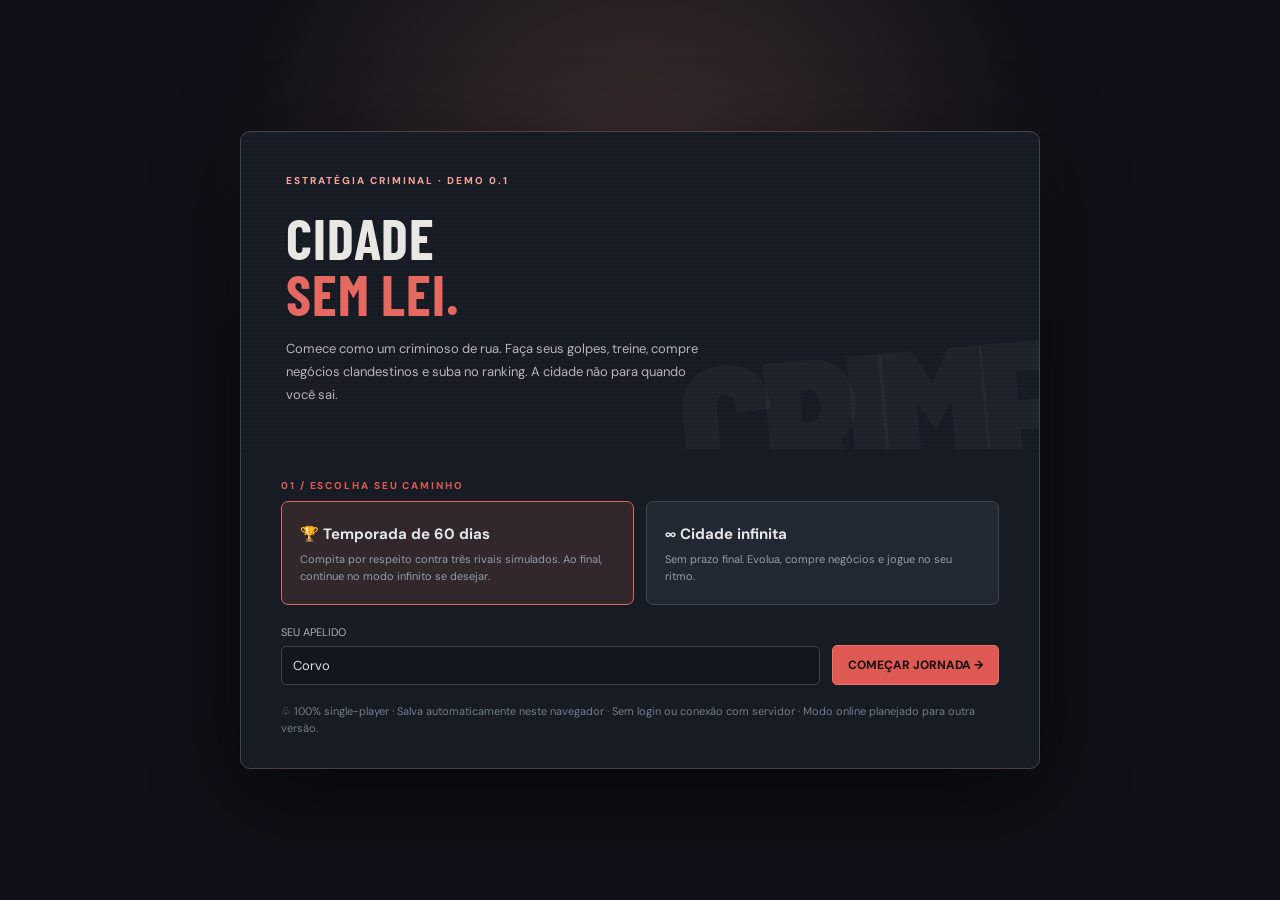
<file: index.html>
<!doctype html>
<html lang="pt-BR">
<head>
<meta charset="UTF-8" />
<meta name="viewport" content="width=device-width, initial-scale=1, viewport-fit=cover" />
<meta name="theme-color" content="#10131a" />
<meta name="description" content="Cidade Sem Lei — estratégia criminal single-player inspirada nos clássicos jogos de navegador." />
<title>CIDADE SEM LEI • Solo</title>
<link rel="stylesheet" href="./style.css" />
</head>
<body>
<div id="root"></div>
<script type="module" src="./app.mjs"></script>
</body>
</html>
</file>
<file: style.css>
@import url('https://fonts.googleapis.com/css2?family=Barlow+Condensed:wght@500;600;700;800&family=DM+Sans:wght@400;500;600;700;800&display=swap');
:root{font-family:'DM Sans',system-ui,-apple-system,Arial,sans-serif;color:#e8e7e4;background:#0d1016;--bg:#0d1016;--panel:#161a22;--panel2:#1c212b;--muted:#9298a5;--border:#2b303a;--text:#e8e7e4;--red:#dd5952;--green:#a9c78c;--gold:#ddb77c;--blue:#92a8d1;color-scheme:dark}
*{box-sizing:border-box}body{margin:0;min-width:320px}button,input,select{font:inherit}button{cursor:pointer}button:disabled{cursor:not-allowed;opacity:.42}button:focus-visible,input:focus-visible{outline:2px solid #efae76;outline-offset:3px}a{color:inherit;text-decoration:none}p{margin:0}h1,h2,h3{margin:0}h1,h2,h3,.brand,.big-number,.metric strong,.label-tag{font-family:'Barlow Condensed','Arial Narrow',sans-serif;letter-spacing:.015em}h1{font-size:clamp(36px,4.4vw,64px);line-height:.99}h2{font-size:26px}h3{font-size:22px}small,.small{font-size:12px}.muted{color:var(--muted)}.accent{color:var(--red)}.good{color:var(--green)}.bad{color:#e67b73}.gold{color:var(--gold)}.no-select{user-select:none}
.app{min-height:100vh;display:grid;grid-template-columns:236px minmax(0,1fr)}.sidebar{background:#10141c;border-right:1px solid var(--border);height:100vh;position:sticky;top:0;padding:24px 14px 20px;display:flex;flex-direction:column;z-index:3}.brand{padding:8px 14px 28px;text-transform:uppercase;font-size:26px;line-height:24px;font-weight:800;letter-spacing:.03em}.brand span{color:var(--red)}.brand small{display:block;font-family:'DM Sans',sans-serif;font-weight:700;font-size:9px;letter-spacing:.3em;color:#838d9b;margin-top:8px}.nav-caption{font-weight:700;font-size:10px;letter-spacing:.15em;color:#717c8d;text-transform:uppercase;margin:0 14px 8px}.side-links{display:grid;gap:5px}.nav-button{width:100%;display:flex;align-items:center;gap:13px;border:1px solid transparent;color:#a4aab6;border-radius:7px;background:none;text-align:left;font-weight:700;font-size:13px;padding:12px 13px}.nav-button:hover{color:#fff;background:#1d222d}.nav-button.active{color:#fff;background:#232833;border-color:#373e4b}.nav-button.active .nav-icon{color:#f2766c}.nav-icon{font-size:18px;width:24px;text-align:center}.side-foot{margin-top:auto;padding:16px 14px;border-top:1px solid var(--border)}.side-foot p{font-size:12px;color:#818b99;line-height:1.7}.tiny-pill{font-size:10px;font-weight:800;color:var(--green);border:1px solid #50624d;background:#213027;padding:3px 7px;border-radius:4px;display:inline-flex;align-items:center;gap:5px}
.main{min-width:0;max-width:1550px;width:100%;margin:auto;padding:0 32px 60px}.topbar{height:80px;border-bottom:1px solid var(--border);display:flex;align-items:center;justify-content:space-between;gap:16px}.breadcrumb{font-size:12px;color:#78808e;font-weight:800;letter-spacing:.12em;text-transform:uppercase}.top-controls{display:flex;align-items:center;gap:16px}.day-chip{background:#20252e;border:1px solid #333843;color:#e9ded2;padding:9px 12px;border-radius:5px;font-family:'Barlow Condensed',sans-serif;font-size:17px;font-weight:700;letter-spacing:.02em;white-space:nowrap}.player-chip{display:flex;align-items:center;gap:10px;font-size:12px;font-weight:800}.player-icon{border-radius:6px;width:34px;height:34px;display:grid;place-items:center;background:#57312e;color:#ffb9a2;border:1px solid #85433f;font-size:19px}
.content{padding-top:28px}.section-head{display:flex;align-items:end;justify-content:space-between;gap:14px;margin-bottom:18px}.section-head p{color:var(--muted);font-size:13px;margin-top:6px;line-height:1.5}.page-label{font-size:10px;font-weight:800;letter-spacing:.19em;color:var(--red);text-transform:uppercase;margin-bottom:9px}.section-title{font-size:38px;font-weight:800;text-transform:uppercase;line-height:1}.eyebrow{font-size:10px;letter-spacing:.17em;font-weight:800;text-transform:uppercase;color:#9097a6}.panel{border:1px solid var(--border);background:var(--panel);border-radius:8px;overflow:hidden}.panel-pad{padding:20px}.panel-head{padding:17px 20px;border-bottom:1px solid var(--border);display:flex;align-items:center;justify-content:space-between;gap:15px}.panel-head h3{font-size:19px;text-transform:uppercase}.panel-caption{font-size:11px;color:var(--muted)}.mini-note{font-size:11px;letter-spacing:.02em;color:#a5a9b2}.grid{display:grid;gap:16px}.grid-2{grid-template-columns:repeat(2,minmax(0,1fr))}.grid-3{grid-template-columns:repeat(3,minmax(0,1fr))}.grid-4{grid-template-columns:repeat(4,minmax(0,1fr))}.gap-top{margin-top:18px}.hero{position:relative;background:radial-gradient(ellipse at 80% 35%,#54362e 0%,transparent 40%),linear-gradient(135deg,#24252a 5%,#171e29 57%,#121822 100%);border:1px solid #414046;border-radius:8px;min-height:240px;padding:34px 36px;overflow:hidden;display:flex;justify-content:space-between}.hero:after{content:'CITY / 001';position:absolute;right:-7px;bottom:-49px;font:800 158px 'Barlow Condensed',sans-serif;letter-spacing:-.055em;color:#ffffff09;transform:rotate(-6deg);pointer-events:none}.hero-copy{max-width:600px;position:relative;z-index:1}.hero p{font-size:13px;color:#aeb0b5;line-height:1.7;max-width:520px;margin:16px 0 24px}.hero-title-red{color:#e56960}.hero-right{align-self:flex-start;border-left:1px solid #6e615a;padding-left:22px;min-width:138px;position:relative;z-index:1}.hero-right strong{font:800 45px 'Barlow Condensed',sans-serif;display:block;margin:5px 0;color:#e9d9ca}.hero-right span{font-size:11px;color:#a4a4a8}.hero-art{position:absolute;left:50%;top:0;height:100%;width:50%;opacity:.36;background:linear-gradient(0deg,#10131a 1%,transparent 55%),repeating-linear-gradient(90deg,transparent 0 39px,#111823 39px 44px,transparent 44px 62px);clip-path:polygon(0 85%,15% 73%,15% 22%,25% 22%,25% 60%,38% 60%,38% 40%,53% 40%,53% 12%,67% 12%,67% 56%,79% 56%,79% 36%,93% 36%,93% 70%,100% 70%,100% 100%,0 100%)}
.btn{display:inline-flex;align-items:center;justify-content:center;gap:8px;border:1px solid #353b47;border-radius:5px;background:#292f3a;color:#f2ede7;padding:10px 15px;font-weight:800;font-size:12px;min-height:38px;transition:background .14s,border-color .14s,transform .14s}.btn:not(:disabled):hover{background:#394250;border-color:#6a7180}.btn:not(:disabled):active{transform:translateY(1px)}.btn-primary{background:var(--red);border-color:#ee7068;color:#171314}.btn-primary:not(:disabled):hover{background:#ef776d;border-color:#ee8a7f}.btn-dark{background:#202630;border-color:#393f4b}.btn-small{min-height:31px;font-size:11px;padding:7px 11px}.btn-ghost{background:transparent}.btn-full{width:100%}.btn-green{background:#344335;border-color:#56694f;color:#d5efcb}.btn-green:not(:disabled):hover{background:#455d42}
.metric{padding:17px 19px;background:var(--panel);border:1px solid var(--border);border-radius:7px}.metric-label{display:flex;align-items:center;justify-content:space-between;color:#9da4ae;font-size:11px;font-weight:700;gap:10px}.metric strong{font-size:34px;font-weight:800;line-height:1.35;display:block;margin-top:4px}.metric-sub{font-size:11px;color:#89919d;margin-top:2px}.bar{height:5px;background:#303540;border-radius:8px;overflow:hidden;margin-top:12px}.bar span{height:100%;display:block;background:var(--green);border-radius:8px;transition:width .4s}.bar-red span{background:var(--red)}.bar-blue span{background:var(--blue)}.bar-gold span{background:var(--gold)}.heading-inline{display:flex;align-items:center;gap:10px}.heading-inline .icon-square{width:34px;height:34px;display:grid;place-items:center;border-radius:6px;border:1px solid #49444a;background:#34292c;font-size:19px}
.activity{padding:15px 20px;display:flex;gap:12px;border-bottom:1px solid #2a3039;align-items:start}.activity:last-child{border:0}.activity-symbol{width:33px;min-width:33px;height:33px;background:#262c36;border:1px solid #3e4653;border-radius:5px;display:grid;place-items:center;font-size:15px}.activity-symbol.good{color:var(--green);background:#273329;border-color:#3f5744}.activity-symbol.bad{color:#f28d87;background:#36272b;border-color:#67404b}.activity-title{font-size:12px;font-weight:800;color:#e8e6e3;margin-bottom:4px}.activity-info{font-size:11px;line-height:1.5;color:#8e98a6}.activity-day{margin-left:auto;color:#697585;font-size:11px;white-space:nowrap}.empty{text-align:center;color:#8793a1;padding:36px 20px;font-size:13px;line-height:1.7}.card{border:1px solid var(--border);background:var(--panel);border-radius:8px;padding:20px;display:flex;flex-direction:column;gap:11px}.card:hover{border-color:#434956}.card-top{display:flex;justify-content:space-between;align-items:start;gap:12px}.card-icon{height:42px;width:42px;background:#292a30;border:1px solid #44424a;border-radius:7px;display:grid;place-items:center;font-size:21px}.card h3{font-size:23px;text-transform:uppercase}.card p{font-size:12px;color:#959ca6;line-height:1.65;min-height:35px}.tags{display:flex;flex-wrap:wrap;gap:6px}.tag{font-size:10px;padding:4px 7px;border:1px solid #434752;background:#282e37;border-radius:4px;color:#afb5c0;font-weight:700}.tag-hot{color:#f0ad9c;border-color:#60423d;background:#332727}.card-stats{display:grid;grid-template-columns:repeat(3,1fr);gap:7px;padding:12px 0;border-top:1px solid var(--border);border-bottom:1px solid var(--border)}.card-stat span{display:block;color:#848d9c;font-size:10px;margin-bottom:5px}.card-stat strong{font-size:15px;font-weight:800;color:#f0eee9}.card-foot{display:flex;align-items:center;gap:10px;justify-content:space-between;margin-top:auto}.card-price{font:800 24px 'Barlow Condensed',sans-serif;color:var(--gold)}.card-price small{display:block;font:600 10px 'DM Sans',sans-serif;color:#929ca8;margin-bottom:2px}.tint{color:var(--red)}.city-panel{background:linear-gradient(120deg,#211e20,#151b22);border:1px solid #3e3a40}.market-line{display:flex;align-items:center;justify-content:space-between;gap:12px;padding:16px 18px;border-bottom:1px solid var(--border)}.market-line:last-child{border:none}.market-goods{display:flex;gap:13px;align-items:center}.market-symbol{font-size:23px}.market-line strong{font-size:13px}.market-line p{font-size:11px;color:#9299a5;margin-top:4px}.market-right{display:flex;gap:12px;align-items:center}.market-value{font-size:16px;font-weight:800;color:var(--gold);text-align:right}.market-value small{display:block;font-size:10px;color:#8c97a5;font-weight:500}.notice{border:1px solid #64503d;background:#2b2724;padding:16px 18px;border-radius:6px;display:flex;align-items:start;gap:13px}.notice p{font-size:12px;line-height:1.6;color:#b8aca0;margin-top:5px}.notice strong{color:#e8c08e;font-size:13px}.notice-icon{font-size:25px}.notice.danger{border-color:#6d4040;background:#322427}.notice.danger strong{color:#f18b83}.side-by-side{display:grid;grid-template-columns:1.25fr .75fr;gap:16px}.stat-list{display:grid;gap:15px}.stat-line{display:flex;justify-content:space-between;align-items:center;gap:12px}.stat-line strong{font-size:13px}.stat-line span{font-size:12px;color:#aeb4bd}.stat-bar{height:6px;background:#2c333e;border-radius:8px;overflow:hidden;margin-top:7px}.stat-bar i{display:block;height:100%;background:#bd9c76;border-radius:8px}.rank-line{display:flex;align-items:center;gap:14px;padding:14px 20px;border-bottom:1px solid var(--border)}.rank-line:last-child{border:none}.rank-line.self{background:#31282b}.rank-num{font:800 23px 'Barlow Condensed',sans-serif;color:#838b99;min-width:24px}.rank-line.self .rank-num{color:var(--red)}.rank-avatar{width:32px;height:32px;border:1px solid #575058;border-radius:5px;background:#2a2a32;display:grid;place-items:center;font-weight:800;font-size:13px}.rank-name{font-size:12px;font-weight:800;flex:1}.rank-name small{display:block;color:#838c9a;margin-top:4px;font-weight:600}.rank-score{font:800 22px 'Barlow Condensed',sans-serif;color:#e0d7cc}.control-row{display:flex;align-items:center;flex-wrap:wrap;gap:9px}.field{color:#dce0e5;background:#12161f;border:1px solid #3b414e;padding:10px 11px;min-height:39px;max-width:100%;border-radius:5px;font-size:13px}.toast{position:fixed;right:22px;bottom:24px;z-index:20;padding:13px 16px;border-radius:6px;background:#344232;border:1px solid #637d5c;color:#eaf5e5;box-shadow:0 9px 40px #0007;font-size:12px;font-weight:800;max-width:min(400px,90vw)}.toast.error{background:#512f32;border-color:#934e50;color:#ffe4e1}.footer{padding:22px 0;color:#697280;font-size:11px;display:flex;gap:14px;justify-content:space-between;flex-wrap:wrap}.footer button{border:0;background:none;color:#cda78e;font-size:11px;padding:0;font-weight:700}.footer button:hover{text-decoration:underline}
.landing{min-height:100vh;display:grid;place-items:center;padding:32px 16px;background:radial-gradient(ellipse at 50% 25%,#42302e 0%,transparent 48%),#0d1016}.landing-card{max-width:800px;width:100%;background:#171b23;border:1px solid #47404a;box-shadow:0 25px 90px #0007;border-radius:10px;overflow:hidden}.landing-top{min-height:285px;background:linear-gradient(140deg,#3a2827 0%,#222630 45%,#151a22 100%);padding:42px 45px;position:relative;overflow:hidden}.landing-top:after{content:'CRIME';font:800 210px 'Barlow Condensed',sans-serif;color:#ffffff08;position:absolute;bottom:-95px;right:-14px;letter-spacing:-.08em;transform:rotate(-5deg)}.landing-top p{max-width:430px;color:#b6b5bc;font-size:13px;line-height:1.8;margin-top:15px}.landing-body{padding:30px 40px}.landing-choice{display:grid;grid-template-columns:1fr 1fr;gap:12px}.choice{padding:18px;background:#222832;border:1px solid #3b4350;border-radius:7px;text-align:left;color:#e6e7ea;min-height:104px}.choice.selected{background:#32272a;border-color:#db6860}.choice strong{font-size:15px;display:block;margin:4px 0 7px}.choice small{color:#949caa;font-size:11px;line-height:1.55;display:block}.landing-actions{display:flex;align-items:end;gap:12px;margin-top:20px}.landing-actions label{flex:1;font-size:11px;color:#a8afb9;display:grid;gap:7px}.landing-actions input{width:100%}.landing-actions .btn{min-height:40px}.landing-tail{margin-top:18px;font-size:11px;color:#737d8b;line-height:1.6}.landing-kicker{color:#f3a29c;font-size:10px;font-weight:800;letter-spacing:.2em}.danger-action{color:#e59a92!important}.mobile-nav{display:none}.bg-texture{background-image:linear-gradient(#ffffff03 1px,transparent 1px);background-size:100% 4px}
@media (max-width:1150px){.main{padding:0 22px 36px}.grid-4{grid-template-columns:repeat(2,1fr)}.grid-3{grid-template-columns:repeat(2,minmax(0,1fr))}.hero{min-height:220px}.side-by-side{grid-template-columns:1fr 1fr}}
@media (max-width:800px){.app{display:block}.sidebar{display:none}.main{padding:0 16px 90px}.topbar{height:64px}.content{padding-top:20px}.hero{padding:25px 20px;min-height:260px}.hero-right{display:none}.hero p{font-size:12px}.grid-3{grid-template-columns:repeat(2,minmax(0,1fr))}.side-by-side{grid-template-columns:1fr}.mobile-nav{display:flex;position:fixed;bottom:0;left:0;right:0;background:#121720ee;backdrop-filter:blur(18px);border-top:1px solid #38404b;padding:7px 6px calc(7px + env(safe-area-inset-bottom));justify-content:space-around;z-index:10}.mobile-nav button{background:none;border:0;color:#9ba5b2;font-size:10px;font-weight:700;display:grid;justify-items:center;gap:4px;padding:4px 6px}.mobile-nav button span{font-size:19px}.mobile-nav button.active{color:#f2786c}.footer{margin-bottom:8px}.breadcrumb{display:none}}
@media (max-width:540px){h1{font-size:43px}.section-title{font-size:33px}.grid-2,.grid-3{grid-template-columns:1fr}.grid-4{grid-template-columns:repeat(2,minmax(0,1fr));gap:9px}.metric{padding:12px}.metric strong{font-size:27px}.metric-label{font-size:10px}.top-controls{gap:9px}.player-chip{font-size:11px}.player-icon{height:30px;width:30px}.day-chip{font-size:15px;padding:8px}.hero{min-height:242px}.panel-pad{padding:16px}.card{padding:16px}.section-head{align-items:start;flex-direction:column}.market-line{padding:14px 11px}.market-right{gap:7px}.market-value{font-size:13px}.market-line .btn{padding:8px}.landing-top{padding:31px 25px}.landing-body{padding:22px 20px}.landing-choice{grid-template-columns:1fr}.landing-actions{flex-direction:column;align-items:stretch}.landing-actions .btn{width:100%}}
</file>
